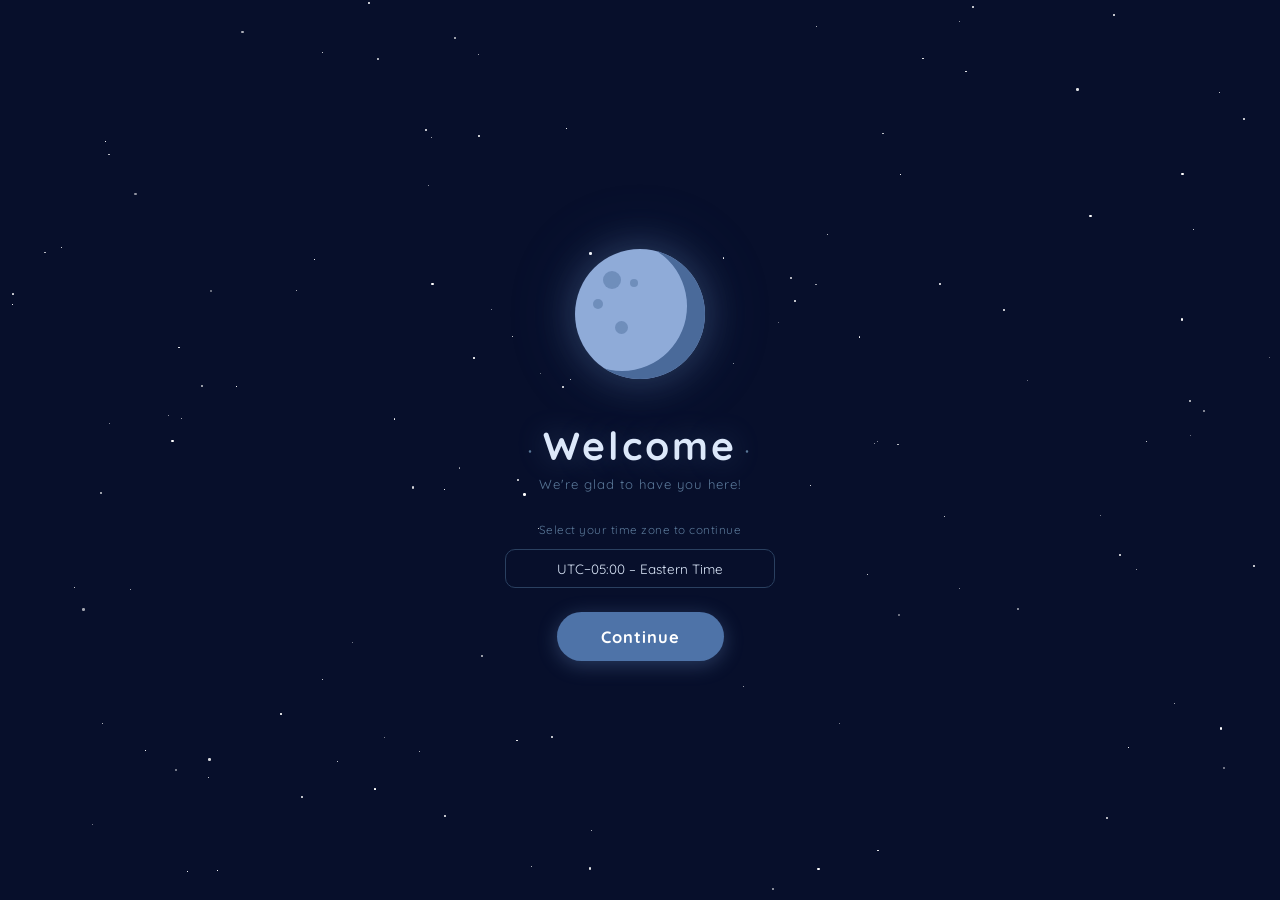
<file: index.html>
<!DOCTYPE html>
<html lang="en">
<head>
  <meta charset="UTF-8">
  <meta name="viewport" content="width=device-width, initial-scale=1.0">
  <title>Crescent</title>
  <link rel="stylesheet" href="crescent_style.css">
</head>
<body>
<!-- ══ STAR BACKGROUND ══ -->
<div id="stars"></div>

<!-- ══ TOAST NOTIFICATION ══ -->
<div id="toast">✓ Saved!</div>

<div id="landscape-lock">Please rotate your device to portrait mode for best experience.</div>

<!-- ═══════════════════════════════════════
     WELCOME SCREEN
═══════════════════════════════════════ -->
<div id="screen-welcome" class="screen active">

  <!-- Crescent Moon Illustration -->
  <div class="moon-wrap">
    <div class="moon-body">
      <!-- Craters -->
      <div class="moon-crater" style="width:18px;height:18px;top:22px;left:28px;"></div>
      <div class="moon-crater" style="width:10px;height:10px;top:50px;left:18px;"></div>
      <div class="moon-crater" style="width:13px;height:13px;top:72px;left:40px;"></div>
      <div class="moon-crater" style="width:8px;height:8px;top:30px;left:55px;"></div>
    </div>
  </div>

  <div class="welcome-title">Welcome</div>
  <div class="welcome-sub">We're glad to have you here!</div>

  <div class="tz-label">Select your time zone to continue</div>
  <select class="tz-select" id="tz-select">
    <option value="-12">UTC−12:00 – Baker Island</option>
    <option value="-11">UTC−11:00 – American Samoa</option>
    <option value="-10">UTC−10:00 – Hawaii</option>
    <option value="-9">UTC−09:00 – Alaska</option>
    <option value="-8">UTC−08:00 – Pacific Time</option>
    <option value="-7">UTC−07:00 – Mountain Time</option>
    <option value="-6">UTC−06:00 – Central Time</option>
    <option value="-5" selected>UTC−05:00 – Eastern Time</option>
    <option value="-4">UTC−04:00 – Atlantic Time</option>
    <option value="-3">UTC−03:00 – Brasília</option>
    <option value="-2">UTC−02:00 – Mid-Atlantic</option>
    <option value="-1">UTC−01:00 – Azores</option>
    <option value="0">UTC+00:00 – London / Dublin</option>
    <option value="1">UTC+01:00 – Paris / Berlin</option>
    <option value="2">UTC+02:00 – Cairo / Kyiv</option>
    <option value="3">UTC+03:00 – Moscow / Riyadh</option>
    <option value="4">UTC+04:00 – Dubai / Baku</option>
    <option value="5">UTC+05:00 – Islamabad</option>
    <option value="5.5">UTC+05:30 – India (IST)</option>
    <option value="6">UTC+06:00 – Dhaka</option>
    <option value="7">UTC+07:00 – Bangkok / Jakarta</option>
    <option value="8">UTC+08:00 – Beijing / Singapore</option>
    <option value="9">UTC+09:00 – Tokyo / Seoul</option>
    <option value="9.5">UTC+09:30 – Adelaide</option>
    <option value="10">UTC+10:00 – Sydney</option>
    <option value="11">UTC+11:00 – Solomon Islands</option>
    <option value="12">UTC+12:00 – Auckland / Fiji</option>
  </select>

  <button class="btn-continue" onclick="enterApp()">Continue</button>
</div>

<!-- ═══════════════════════════════════════
     MAIN CALENDAR SCREEN
═══════════════════════════════════════ -->
<div id="screen-main" class="screen">
  <div class="app-container">

    <!-- TOP BAR: Bell · Moon · Wrench (matching reference) -->
    <div class="topbar">
      <button class="topbar-icon-btn" title="Notifications" onclick="showToast('no notifications rn lmao')">
        <img src="images/bell.png" style= 'width: 45px; height: 15%;'>
      </button>
      <button class="topbar-icon-btn center-logo" title="Crescent">
        <img src="images/moon.png" style= 'width: 60px; height: 50%; padding-right: -5%;'>
      </button>
      <button class="topbar-icon-btn" title="Settings" onclick="showScreen('settings')">
        <img src="images/settings.png" style= 'width: 50px; height: 50%;'>
      </button>
    </div>
    <div class="topbar-divider"></div>

    <!-- LIVE DATE + TIME -->
    <div class="date-display">
      <div class="date-big" id="main-date-big">Loading…</div>
      <div class="date-sub" id="main-date-sub">Fetching your local time…</div>
    </div>

    <!-- CALENDAR CARD -->
    <div class="calendar-card">
      <div class="cal-nav">
        <button class="cal-nav-btn" onclick="changeMonth(-1)">‹</button>
        <span class="cal-month" id="cal-month-label">Month Year</span>
        <button class="cal-nav-btn" onclick="changeMonth(1)">›</button>
      </div>
      <div class="cal-grid" id="cal-grid"></div>
    </div>

    <!-- SCROLLABLE: Special Days + Reminders -->
    <div class="content-scroll" id="content-area">
      <div id="selected-day-banner"></div>

      <div class="section-title">Special Events</div>
      <div id="special-list"></div>

      <div class="section-title">Reminders</div>
      <div id="reminder-list"></div>
    </div>

    <!-- FLOATING ACTION BUTTON -->
    <button class="fab" onclick="openAddModal()" title="Add Reminder">+</button>

  </div>
</div>

<!-- ═══════════════════════════════════════
     SETTINGS SCREEN
═══════════════════════════════════════ -->
<div id="screen-settings" class="screen">
  <div class="settings-container">

    <!-- Header with red X (matching reference) -->
    <div class="settings-header">
      <h2>Settings</h2>
      <button class="close-btn" onclick="showScreen('main')" title="Close">✕</button>
    </div>

    <div class="settings-body">

      <!-- Dyslexic Font toggle -->
      <div class="setting-row">
        <div>
          <div class="setting-label">Dyslexic Font</div>
          <div class="setting-hint">for my dyslexic homies</div>
        </div>
        <button class="toggle" id="toggle-dyslexic" onclick="toggleSetting('dyslexic')"></button>
      </div>

      <!-- Extra Events toggle -->
      <div class="setting-row">
        <div>
          <div class="setting-label">Extra Events<span style="color:var(--muted);font-size:0.8rem">?</span></div>
          <div class="setting-hint">Includes events such as long weekends and moon phases.</div>
        </div>
        <button class="toggle" id="toggle-extra" onclick="toggleSetting('extra')"></button>
      </div>

      <!-- Simple Animations toggle -->
      <div class="setting-row">
        <div>
          <div class="setting-label">Limited Animations</div>
          <div class="setting-hint">Lower motion and simplified transitions.</div>
        </div>
        <button class="toggle" id="toggle-simple-animations" onclick="toggleSetting('simpleAnimations')"></button>
      </div>

      <!-- Long Weekend Country -->
      <div class="setting-row">
        <div>
          <div class="setting-label">Country</div>
          <div class="setting-hint">For better accuracy in events</div>
        </div>
        <select id="country-select" onchange="setLongWeekendCountry(this.value)"></select>
      </div>

      <!-- Text Size SLIDER -->
      <div class="setting-row column">
        <div style="display:flex;justify-content:space-between;width:100%;align-items:center">
          <div class="setting-label">Text Size</div>
          <div id="size-label" style="font-size:0.82rem;color:var(--accent);font-weight:700">Normal</div>
        </div>
        <div class="size-slider-wrap">
          <input
            type="range"
            class="size-slider"
            id="size-slider"
            min="0" max="4" step="1"
            value="2"
            oninput="onSizeSlider(this.value)"
          >
          <div class="size-labels">
            <span>Tiny</span>
            <span>Small</span>
            <span>Normal</span>
            <span>Large</span>
            <span>Huge</span>
          </div>
        </div>
      </div>

      <!-- Themes -->
      <div class="setting-row column">
        <div class="setting-label">Themes</div>
        <div class="theme-swatches">
          <div class="theme-swatch swatch-dark active" id="swatch-dark" onclick="setTheme('dark')" title="Dark Space">
            <span class="check">✓</span>
          </div>
          <div class="theme-swatch swatch-light" id="swatch-light" onclick="setTheme('light')" title="Light">
            <span class="check">✓</span>
          </div>
          <div class="theme-swatch swatch-purple" id="swatch-purple" onclick="setTheme('purple')" title="Deep Purple">
            <span class="check">✓</span>
          </div>
        </div>
      </div>

      <!-- Timezone -->
      <div class="setting-row column">
        <div class="setting-label">Time Zone</div>
        <select class="tz-settings" id="tz-select-settings" onchange="changeTimezone(this.value)"></select>
      </div>

      <!-- Reset -->
      <div class="setting-row setting-danger">
        <div>
          <div class="setting-label">Reset All Data</div>
          <div class="setting-hint">Permanently clears reminders</div>
        </div>
        <button
          class="btn-sm btn-cancel"
          style="font-family:var(--font)"
          onclick="resetData()"
        >Reset</button>
      </div>

      <div class="settings-footer">Crescent v2.0 · Made with 🌙</div>
    </div>
  </div>

  <!-- Hidden horror entry — very faint dot in corner -->
  <button id="horror-trigger" onclick="showScreen('horror')" title="..."></button>
</div>

<!-- ═══════════════════════════════════════
     ADD REMINDER MODAL
═══════════════════════════════════════ -->
<div class="modal-overlay" id="modal-add">
  <div class="modal">
    <h2>➕ New Reminder</h2>
    <label>What do you want to remember?</label>
    <input type="text" id="r-text" placeholder="e.g. Call mom, Doctor's appointment…" maxlength="80">
    <label>Date</label>
    <input type="date" id="r-date">
<label style="display:flex;align-items:center;justify-content:space-between;width:100%;cursor:pointer;white-space: nowrap; font-size: 20px">
  All Day?
  <input style='margin-left:7rem; margin-bottom: 2px; width: 200%; height: 200%;' type="checkbox" id="r-allday" onchange="document.getElementById('r-time').disabled=this.checked;document.getElementById('r-time').style.opacity=this.checked?'0.3':'1'">
</label>
    <input type="time" id="r-time">
    <div class="modal-actions">
      <button class="btn-sm btn-cancel" onclick="closeModal('modal-add')">Cancel</button>
      <button class="btn-sm btn-primary" onclick="addReminder()">Save</button>
    </div>
  </div>
</div>
  <script src="ai ahh code/crescent_app.js"></script>
</body>
</html>
</file>
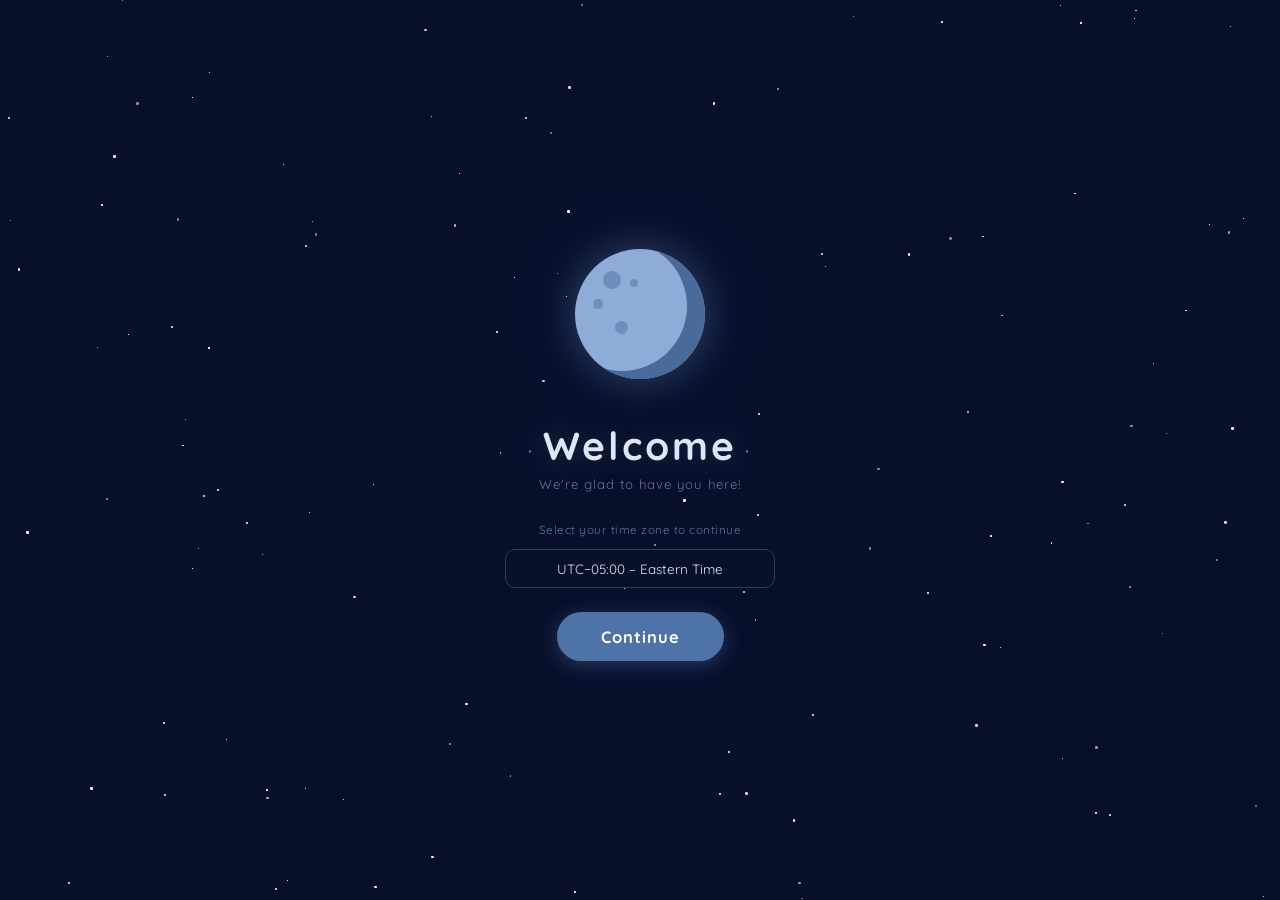
<file: crescent_index.html>
<!DOCTYPE html>
<html lang="en">
<head>
  <meta charset="UTF-8">
  <meta name="viewport" content="width=device-width, initial-scale=1.0">
  <title>Crescent</title>
  <link rel="stylesheet" href="crescent_style.css">
</head>
<body>
<!-- ══ STAR BACKGROUND ══ -->
<div id="stars"></div>

<!-- ══ TOAST NOTIFICATION ══ -->
<div id="toast">✓ Saved!</div>

<!-- ═══════════════════════════════════════
     WELCOME SCREEN
═══════════════════════════════════════ -->
<div id="screen-welcome" class="screen active">

  <!-- Crescent Moon Illustration -->
  <div class="moon-wrap">
    <div class="moon-body">
      <!-- Craters -->
      <div class="moon-crater" style="width:18px;height:18px;top:22px;left:28px;"></div>
      <div class="moon-crater" style="width:10px;height:10px;top:50px;left:18px;"></div>
      <div class="moon-crater" style="width:13px;height:13px;top:72px;left:40px;"></div>
      <div class="moon-crater" style="width:8px;height:8px;top:30px;left:55px;"></div>
    </div>
  </div>

  <div class="welcome-title">Welcome</div>
  <div class="welcome-sub">We're glad to have you here!</div>

  <div class="tz-label">Select your time zone to continue</div>
  <select class="tz-select" id="tz-select">
    <option value="-12">UTC−12:00 – Baker Island</option>
    <option value="-11">UTC−11:00 – American Samoa</option>
    <option value="-10">UTC−10:00 – Hawaii</option>
    <option value="-9">UTC−09:00 – Alaska</option>
    <option value="-8">UTC−08:00 – Pacific Time</option>
    <option value="-7">UTC−07:00 – Mountain Time</option>
    <option value="-6">UTC−06:00 – Central Time</option>
    <option value="-5" selected>UTC−05:00 – Eastern Time</option>
    <option value="-4">UTC−04:00 – Atlantic Time</option>
    <option value="-3">UTC−03:00 – Brasília</option>
    <option value="-2">UTC−02:00 – Mid-Atlantic</option>
    <option value="-1">UTC−01:00 – Azores</option>
    <option value="0">UTC+00:00 – London / Dublin</option>
    <option value="1">UTC+01:00 – Paris / Berlin</option>
    <option value="2">UTC+02:00 – Cairo / Kyiv</option>
    <option value="3">UTC+03:00 – Moscow / Riyadh</option>
    <option value="4">UTC+04:00 – Dubai / Baku</option>
    <option value="5">UTC+05:00 – Islamabad</option>
    <option value="5.5">UTC+05:30 – India (IST)</option>
    <option value="6">UTC+06:00 – Dhaka</option>
    <option value="7">UTC+07:00 – Bangkok / Jakarta</option>
    <option value="8">UTC+08:00 – Beijing / Singapore</option>
    <option value="9">UTC+09:00 – Tokyo / Seoul</option>
    <option value="9.5">UTC+09:30 – Adelaide</option>
    <option value="10">UTC+10:00 – Sydney</option>
    <option value="11">UTC+11:00 – Solomon Islands</option>
    <option value="12">UTC+12:00 – Auckland / Fiji</option>
  </select>

  <button class="btn-continue" onclick="enterApp()">Continue</button>
</div>

<!-- ═══════════════════════════════════════
     MAIN CALENDAR SCREEN
═══════════════════════════════════════ -->
<div id="screen-main" class="screen">
  <div class="app-container">

    <!-- TOP BAR: Bell · Moon · Wrench (matching reference) -->
    <div class="topbar">
      <button class="topbar-icon-btn" title="Notifications" onclick="showToast('no notifications rn lmao')">
        <img src="images/bell.png" style= 'width: 45px; height: 15%;'>
      </button>
      <button class="topbar-icon-btn center-logo" title="Crescent">
        <img src="images/moon.png" style= 'width: 48px; height: 30%; padding-right: 15%;'>
      </button>
      <button class="topbar-icon-btn" title="Settings" onclick="showScreen('settings')">
        <img src="images/settings.png" style= 'width: 50px; height: 50%;'>
      </button>
    </div>
    <div class="topbar-divider"></div>

    <!-- LIVE DATE + TIME -->
    <div class="date-display">
      <div class="date-big" id="main-date-big">Loading…</div>
      <div class="date-sub" id="main-date-sub">Fetching your local time…</div>
    </div>

    <!-- CALENDAR CARD -->
    <div class="calendar-card">
      <div class="cal-nav">
        <button class="cal-nav-btn" onclick="changeMonth(-1)">‹</button>
        <span class="cal-month" id="cal-month-label">Month Year</span>
        <button class="cal-nav-btn" onclick="changeMonth(1)">›</button>
      </div>
      <div class="cal-grid" id="cal-grid"></div>
    </div>

    <!-- SCROLLABLE: Special Days + Reminders -->
    <div class="content-scroll" id="content-area">
      <div id="selected-day-banner"></div>

      <div class="section-title">Special Events</div>
      <div id="special-list"></div>

      <div class="section-title">Reminders</div>
      <div id="reminder-list"></div>
    </div>

    <!-- FLOATING ACTION BUTTON -->
    <button class="fab" onclick="openAddModal()" title="Add Reminder">+</button>

  </div>
</div>

<!-- ═══════════════════════════════════════
     SETTINGS SCREEN
═══════════════════════════════════════ -->
<div id="screen-settings" class="screen">
  <div class="settings-container">

    <!-- Header with red X (matching reference) -->
    <div class="settings-header">
      <h2>Settings</h2>
      <button class="close-btn" onclick="showScreen('main')" title="Close">✕</button>
    </div>

    <div class="settings-body">

      <!-- Dyslexic Font toggle -->
      <div class="setting-row">
        <div>
          <div class="setting-label">Dyslexic Font</div>
          <div class="setting-hint">Easier-to-read typeface</div>
        </div>
        <button class="toggle" id="toggle-dyslexic" onclick="toggleSetting('dyslexic')"></button>
      </div>

      <!-- Extra Events toggle -->
      <div class="setting-row">
        <div>
          <div class="setting-label">Extra Events <span style="color:var(--muted);font-size:0.8rem">?</span></div>
          <div class="setting-hint">Show moon phases &amp; astronomy days</div>
        </div>
        <button class="toggle" id="toggle-extra" onclick="toggleSetting('extra')"></button>
      </div>

      <!-- Text Size SLIDER -->
      <div class="setting-row column">
        <div style="display:flex;justify-content:space-between;width:100%;align-items:center">
          <div class="setting-label">Text Size</div>
          <div id="size-label" style="font-size:0.82rem;color:var(--accent);font-weight:700">Normal</div>
        </div>
        <div class="size-slider-wrap">
          <input
            type="range"
            class="size-slider"
            id="size-slider"
            min="0" max="4" step="1"
            value="2"
            oninput="onSizeSlider(this.value)"
          >
          <div class="size-labels">
            <span>Tiny</span>
            <span>Small</span>
            <span>Normal</span>
            <span>Large</span>
            <span>Huge</span>
          </div>
        </div>
      </div>

      <!-- Themes -->
      <div class="setting-row column">
        <div class="setting-label">Themes</div>
        <div class="theme-swatches">
          <div class="theme-swatch swatch-dark active" id="swatch-dark" onclick="setTheme('dark')" title="Dark Space">
            <span class="check">✓</span>
          </div>
          <div class="theme-swatch swatch-light" id="swatch-light" onclick="setTheme('light')" title="Light">
            <span class="check">✓</span>
          </div>
          <div class="theme-swatch swatch-purple" id="swatch-purple" onclick="setTheme('purple')" title="Deep Purple">
            <span class="check">✓</span>
          </div>
        </div>
      </div>

      <!-- Timezone -->
      <div class="setting-row column">
        <div class="setting-label">Time Zone</div>
        <select class="tz-settings" id="tz-select-settings" onchange="changeTimezone(this.value)"></select>
      </div>

      <!-- Reset -->
      <div class="setting-row setting-danger">
        <div>
          <div class="setting-label">Reset All Data</div>
          <div class="setting-hint">Permanently clears reminders</div>
        </div>
        <button
          class="btn-sm btn-cancel"
          style="font-family:var(--font)"
          onclick="resetData()"
        >Reset</button>
      </div>

      <div class="settings-footer">Crescent v2.0 · Made with 🌙</div>
    </div>
  </div>

  <!-- Hidden horror entry — very faint dot in corner -->
  <button id="horror-trigger" onclick="showScreen('horror')" title="..."></button>
</div>

<!-- ═══════════════════════════════════════
     ADD REMINDER MODAL
═══════════════════════════════════════ -->
<div class="modal-overlay" id="modal-add">
  <div class="modal">
    <h2>➕ New Reminder</h2>
    <label>What do you want to remember?</label>
    <input type="text" id="r-text" placeholder="e.g. Call mom, Doctor's appointment…" maxlength="80">
    <label>Date</label>
    <input type="date" id="r-date">
<label style="display:flex;align-items:center;justify-content:space-between;width:100%;cursor:pointer;white-space: nowrap; font-size: 20px">
  All Day?
  <input style='margin-left:7rem; margin-bottom: 2px; width: 200%; height: 200%;' type="checkbox" id="r-allday" onchange="document.getElementById('r-time').disabled=this.checked;document.getElementById('r-time').style.opacity=this.checked?'0.3':'1'">
</label>
    <input type="time" id="r-time">
    <div class="modal-actions">
      <button class="btn-sm btn-cancel" onclick="closeModal('modal-add')">Cancel</button>
      <button class="btn-sm btn-primary" onclick="addReminder()">Save</button>
    </div>
  </div>
</div>
  <script src="ai ahh code/crescent_app.js"></script>
</body>
</html>
</file>
<file: crescent_style.css>
/* ═══════════════════════════════════════════
   CRESCENT — style.css
   Space-dark theme matching reference design
═══════════════════════════════════════════ */

@import url('https://fonts.googleapis.com/css2?family=Quicksand:wght@400;500;600;700&family=Creepster&family=Special+Elite&display=swap');

/* ── VARIABLES ── */
:root {
  --bg:        #070F2B;
  --bg2:       #111c2b;
  --panel:     #070F2B;
  --panel2:    #1C2A5C;
  --panel3:    #060e2a;
  --border:    #2a4060;
  --accent:    #6e93c8;
  --accent2:   #4e73a8;
  --accent-glow: #6e93c855;
  --moon:      #8fabd8;
  --moon-shadow: #4a6a9a;
  --text:      #dce8fa;
  --text2:     #a0bada;
  --muted:     #5a7898;
  --red:       #d95555;
  --green:     #4caf7d;
  --special:   #a06ee0;
  --special2:  #7b4db8;
  --sunday:    #c96060;
  --radius:    16px;
  --radius-sm: 10px;
  --font:      'Quicksand', sans-serif;
  --base-size: 14px;
}
/* ── LIGHT THEME ── */
body.theme-light {
  --bg:        #d8e4f0;
  --bg2:       #ccd8e8;
  --panel:     #becde0;
  --panel2:    #aebdd0;
  --panel3:    #9eadc0;
  --border:    #8090aa;
  --accent:    #3a5f95;
  --accent2:   #2a4f85;
  --accent-glow: #3a5f9533;
  --moon:      #4a6a9a;
  --moon-shadow:#2a4a7a;
  --text:      #0e1e30;
  --text2:     #2a3e58;
  --muted:     #4a6080;
  --red:       #c0392b;
  --special:   #7b2da8;
  --special2:  #5b1d88;
}

/* ── PURPLE THEME ── */
body.theme-purple {
  --bg:        #100920;
  --bg2:       #160d2a;
  --panel:     #1f1040;
  --panel2:    #291550;
  --panel3:    #331a60;
  --border:    #4a2880;
  --accent:    #b080f0;
  --accent2:   #8a50d0;
  --accent-glow: #b080f055;
  --moon:      #d0a0ff;
  --moon-shadow:#7040c0;
  --text:      #f0e4ff;
  --text2:     #c8a8f8;
  --muted:     #8060b0;
  --special:   #e060d0;
  --special2:  #b040a0;
}

/* ── RESET & BASE ── */
*, *::before, *::after { box-sizing: border-box; margin: 0; padding: 0; }

html { font-size: var(--base-size); }

body {
  background: var(--bg);
  color: var(--text);
  font-family: var(--font);
  font-size: 1rem;
  min-height: 100vh;
  overflow: hidden;
  transition: background 0.4s, color 0.4s;
  cursor: default;
}

/* ── FONT SIZE CLASSES ── */
html.size-xs  { --base-size: 11px; }
html.size-sm  { --base-size: 13px; }
html.size-md  { --base-size: 15px; }
html.size-lg  { --base-size: 17px; }
html.size-xl  { --base-size: 20px; }

/* ── DYSLEXIC ── */
body.dyslexic { font-family: 'Comic Sans MS', 'Chalkboard SE', cursive !important; letter-spacing: 0.4px; }

/* ────────────────────────────────────────
   STARS
──────────────────────────────────────── */
#stars {
  position: fixed; inset: 0;
  pointer-events: none; z-index: 0;
  overflow: hidden;
}
.star {
  position: absolute;
  background: #fff;
  border-radius: 50%;
  animation: twinkle var(--d, 3s) ease-in-out infinite alternate;
}
body.theme-light.star { background: #3a5f95; opacity: 0.25; box-shadow: none; }
@keyframes twinkle {
  from { opacity: 0.5;  transform: scale(0.8); }
  to   { opacity: 1;    transform: scale(1.4); box-shadow: 0 0 6px 2px rgba(180,210,255,0.9); }
}

/* ────────────────────────────────────────
   SCREEN SYSTEM
──────────────────────────────────────── */
.screen {
  position: fixed; inset: 0;
  display: flex; flex-direction: column;
  align-items: center; justify-content: center;
  z-index: 10; padding: 20px;
  opacity: 0; pointer-events: none;
  transition: opacity 0.45s ease;
}
.screen.active { opacity: 1; pointer-events: all; }

/* ────────────────────────────────────────
   WELCOME SCREEN
──────────────────────────────────────── */
#screen-welcome {
  background: transparent;
  gap: 6px;
}

/* Moon SVG illustration */
.moon-wrap {
  position: relative;
  width: 160px; height: 160px;
  margin-bottom: 16px;
}
.moon-body {
  width: 130px; height: 130px;
  background: var(--moon);
  border-radius: 50%;
  position: absolute;
  top: 10px; left: 15px;
  box-shadow:
    inset -18px -8px 0 var(--moon-shadow),
    0 0 40px var(--accent-glow),
    0 0 80px #6e93c822;
  animation: moon-float 4s ease-in-out infinite;
}
.moon-crater {
  position: absolute;
  background: var(--moon-shadow);
  border-radius: 50%;
  opacity: 0.45;
}
@keyframes moon-float {
  0%,100% { transform: translateY(0) rotate(-2deg); }
  50%     { transform: translateY(-10px) rotate(2deg); }
}

.welcome-title {
  font-size: 2.6rem; font-weight: 700;
  color: var(--text);
  letter-spacing: 3px;
  text-shadow: 0 0 30px var(--accent-glow);
  /* dotted border style from reference */
  position: relative;
}
.welcome-title::before,
.welcome-title::after {
  content: '·';
  color: var(--muted);
  font-size: 1.2rem;
  vertical-align: middle;
  margin: 0 8px;
}

.welcome-sub {
  color: var(--muted);
  font-size: 0.88rem;
  margin-bottom: 24px;
  letter-spacing: 1px;
}

.tz-label {
  font-size: 0.78rem;
  color: var(--muted);
  margin-bottom: 6px;
  letter-spacing: 0.5px;
}

.tz-select {
  background: var(--panel);
  border: 1.5px solid var(--border);
  color: var(--text);
  border-radius: var(--radius-sm);
  padding: 10px 18px;
  font-size: 0.9rem;
  font-family: var(--font);
  width: 270px;
  margin-bottom: 18px;
  outline: none;
  cursor: pointer;
  appearance: none;
  text-align: center;
  transition: border-color 0.2s;
}
.tz-select:focus { border-color: var(--accent); }

/* Continue button — rounded pill from reference */
.btn-continue {
  background: var(--accent2);
  color: #fff;
  border: none;
  border-radius: 50px;
  padding: 14px 44px;
  font-size: 1.1rem;
  font-family: var(--font);
  font-weight: 700;
  cursor: pointer;
  letter-spacing: 1px;
  transition: all 0.2s;
  box-shadow: 0 4px 20px var(--accent-glow);
}
.btn-continue:hover {
  background: var(--accent);
  transform: translateY(-2px);
  box-shadow: 0 8px 28px var(--accent-glow);
}
.btn-continue:active { transform: translateY(0); }

/* ────────────────────────────────────────
   MAIN APP
──────────────────────────────────────── */
#screen-main {
  padding: 0;
  flex-direction: row;
  justify-content: center;
  align-items: stretch;
}

.app-container {
  width: 100%;
  max-width: 420px;
  height: 100vh;
  display: flex;
  flex-direction: column;
  position: relative;
  overflow: hidden;
  background: var(--bg);
}

#landscape-lock {
  display: none;
  position: fixed;
  inset: 0;
  z-index: 9999;
  background: rgba(0,0,0,0.9);
  color: #fff;
  font-size: 1.1rem;
  font-weight: 600;
  text-align: center;
  align-items: center;
  justify-content: center;
  padding: 24px;
  line-height: 1.4;
  pointer-events: none;
}

@media screen and (orientation: landscape) and (max-width: 900px) {
  #landscape-lock { display: flex; pointer-events: all; }
  body > *:not(#landscape-lock) { display: none !important; }
  #stars, #toast, .screen { display: none !important; }
}

/* ── TOP BAR ── */
.topbar {
  display: flex;
  justify-content: space-between;
  align-items: center;
  padding: 12px 18px 10px;
  background: var(--panel);
  border-bottom: 1px solid var(--border);
  position: relative; z-index: 20;
  gap: 10px;
}

.topbar-icons {
  display: flex;
  gap: 18px;
  align-items: center;
  flex: 1;
  justify-content: center;
}

/* Bell, Moon logo, Wrench — matching reference icons row */
.topbar-icon-btn {
  background: none; border: none;
  color: var(--text2); font-size: 1.3rem;
  cursor: pointer; padding: 4px;
  transition: all 0.2s; border-radius: 8px;
  display: flex; align-items: center;
}
.topbar-icon-btn:hover { color: var(--accent); transform: scale(1.05); }
.topbar-icon-btn.center-logo {
  font-size: 1.6rem; color: var(--moon);
  filter: drop-shadow(0 0 8px var(--accent-glow));
}

.topbar-divider {
  height: 1px;
  background: var(--border);
  margin: 0 18px;
}

/* ── DATE DISPLAY ── */
.date-display {
  background: var(--panel);
  padding: 10px 18px 8px;
  text-align: center;
  border-bottom: 1px solid var(--border);
}
.date-big { font-size: 1.15rem; font-weight: 700; color: var(--accent); }
.date-sub { font-size: 0.75rem; color: var(--muted); margin-top: 2px; }

/* ── CALENDAR CARD ── */
.calendar-card {
  margin: 10px 12px 0;
  background: var(--panel2);
  border-radius: var(--radius);
  border: 1px solid var(--border);
  padding: 12px 10px;
  box-shadow: 0 4px 24px #00000044;
}

.cal-nav {
  display: flex;
  justify-content: space-between;
  align-items: center;
  margin-bottom: 10px;
  padding: 0 4px;
}
.cal-nav-btn {
  background: var(--panel3); border: none;
  color: var(--text); border-radius: 8px;
  width: 28px; height: 28px;
  font-size: 0.95rem; cursor: pointer;
  transition: background 0.2s;
  display: flex; align-items: center; justify-content: center;
}
.cal-nav-btn:hover { background: var(--accent2); }
.cal-month { font-size: 1rem; font-weight: 700; color: var(--text); }

.cal-grid {
  display: grid;
  grid-template-columns: repeat(7, 1fr);
  gap: 2px;
}
.cal-header {
  text-align: center;
  font-size: 0.7rem; font-weight: 700;
  padding: 3px 0; color: var(--muted);
}
.cal-header.weekend { color: var(--sunday); }

.cal-day {
  text-align: center;
  padding: 5px 2px;
  border-radius: 8px;
  font-size: 0.8rem;
  cursor: pointer;
  transition: all 0.12s;
  color: var(--text);
  min-height: 30px;
  display: flex; flex-direction: column;
  align-items: center; justify-content: center;
  position: relative;
  will-change: transform, box-shadow;
  animation: bounceIn 0.45s cubic-bezier(.22,.61,.36,1) both;
}
.cal-day:hover:not(.empty) { background: var(--panel3); transform: translateY(-1px) scale(1.03); }
.cal-day.has-special { animation: bounceIn 0.5s ease both; }
.cal-day.today, .cal-day.selected { animation: pulse 1.25s ease-in-out infinite; }

.cal-day.today {
  background: var(--accent2);
  color: #fff;
  font-weight: 700;
  box-shadow: 0 2px 10px var(--accent-glow);
}
.cal-day.selected {
  outline: 2px solid var(--accent);
  outline-offset: -1px;
}
.cal-day.empty { cursor: default; pointer-events: none; }
.cal-day.other-month { color: var(--muted); opacity: 0.35; }
.cal-day.weekend-col { color: #d07070; }
.cal-day.today.weekend-col { color: #fff; }

/* Dot indicators */
.cal-day::after {
  content: '';
  position: absolute; bottom: 2px; left: 50%;
  transform: translateX(-50%);
  width: 0; height: 0;
  border-radius: 50%;
  transition: all 0.2s;
}
.cal-day.has-reminder::after {
  width: 4px; height: 4px;
  background: var(--accent);
}
.cal-day.has-special::after {
  width: 4px; height: 4px;
  background: var(--special);
}
.cal-day.has-reminder.has-special::after {
  background: linear-gradient(var(--accent), var(--special));
}

@keyframes bounceIn {
  0% { transform: scale(0.76); opacity: 0; }
  60% { transform: scale(1.02); opacity: 1; }
  100% { transform: scale(1); opacity: 1; }
}

@keyframes pulse {
  0%,100% { box-shadow: 0 0 0 rgba(255,255,255,0.15); }
  50% { box-shadow: 0 0 18px rgba(110,147,200,0.45); }
}

body.simple-animations .cal-day,
body.simple-animations .cal-day.has-special,
body.simple-animations .special-item,
body.simple-animations .fab,
body.simple-animations .settings-container {
  animation: none !important;
}

body.simple-animations .cal-day:hover:not(.empty) {
  transform: none !important;
}

body.simple-animations .cal-day,
body.simple-animations .cal-day.today,
body.simple-animations .cal-day.selected,
body.simple-animations .special-item {
  transition: background 0.2s, box-shadow 0.2s, transform 0.2s;
}

/* ── SCROLL CONTENT ── */
.content-scroll {
  flex: 1; overflow-y: auto;
  padding: 10px 14px 80px;
  scrollbar-width: thin;
  scrollbar-color: var(--border) transparent;
}
.content-scroll::-webkit-scrollbar { width: 4px; }
.content-scroll::-webkit-scrollbar-track { background: transparent; }
.content-scroll::-webkit-scrollbar-thumb { background: var(--border); border-radius: 4px; }

.section-title {
  font-size: 0.68rem; font-weight: 700;
  color: var(--muted); text-transform: uppercase;
  letter-spacing: 1.5px; margin: 12px 0 6px;
}

/* Selected day banner */
.day-banner {
  background: var(--panel);
  border-radius: var(--radius-sm);
  padding: 8px 14px;
  margin-bottom: 8px;
  font-size: 0.85rem;
  color: var(--accent);
  font-weight: 700;
  text-align: center;
  border: 1px solid var(--border);
}

/* Special day item */
.special-item {
  background: var(--panel);
  border-radius: var(--radius-sm);
  padding: 9px 12px;
  margin-bottom: 7px;
  display: flex; align-items: center; gap: 10px;
  border-left: 3px solid var(--special2);
  animation: bounceIn 0.4s cubic-bezier(.22,.61,.36,1) both;
  transform-origin: center;
}
.special-item .si-emoji { font-size: 1.15rem; }
.special-item:hover { transform: scale(1.01); box-shadow: 0 4px 16px rgba(0,0,0,0.25); }
.special-item .si-name { font-size: 0.88rem; font-weight: 600; color: var(--text); }
.special-item .si-date { font-size: 0.7rem; color: var(--muted); }

/* Reminder item */
.reminder-item {
  background: var(--panel);
  border-radius: var(--radius-sm);
  padding: 9px 12px;
  margin-bottom: 7px;
  display: flex; align-items: flex-start; gap: 10px;
  border-left: 3px solid var(--accent2);
  transition: background 0.15s;
}
.reminder-item:hover { background: var(--panel2); }
.ri-dot {
  width: 7px; height: 7px;
  border-radius: 50%; background: var(--accent);
  flex-shrink: 0; margin-top: 5px;
}
.ri-body { flex: 1; }
.ri-text { font-size: 0.88rem; color: var(--text); }
.ri-date { font-size: 0.7rem; color: var(--muted); margin-top: 2px; }
.ri-del {
  background: none; border: none;
  color: var(--muted); cursor: pointer;
  font-size: 0.9rem; padding: 2px 5px;
  border-radius: 6px; transition: all 0.15s;
  flex-shrink: 0;
}
.ri-del:hover { background: var(--red); color: #fff; }

.no-items {
  color: var(--muted); font-size: 0.82rem;
  text-align: center; padding: 10px 0;
  font-style: italic;
}

/* ── FAB ── */
.fab {
  position: absolute; bottom: 22px; right: 18px;
  width: 52px; height: 52px; border-radius: 50%;
  background: var(--special2); border: none; color: #fff;
  font-size: 1.5rem; cursor: pointer; z-index: 30;
  box-shadow: 0 4px 18px #a06ee055;
  transition: all 0.2s;
  display: flex; align-items: center; justify-content: center;
}
.fab:hover { transform: scale(1.1) rotate(90deg); background: var(--accent2); box-shadow: 0 6px 24px var(--accent-glow); }

/* ────────────────────────────────────────
   SETTINGS SCREEN
──────────────────────────────────────── */
#screen-settings {
  padding: 0;
  flex-direction: row;
  justify-content: center;
  align-items: stretch;
  background: var(--bg);
}

.settings-container {
  width: 100%; max-width: 420px; height: 100vh;
  display: flex; flex-direction: column;
  background: var(--bg);
  animation: settingsAppear 0.45s cubic-bezier(.22,.61,.36,1); 
}

#screen-settings.active .settings-container {
  animation: settingsAppear 0.45s cubic-bezier(.22,.61,.36,1); 
}

.settings-container.simplified {
  animation: none;
}

@keyframes settingsAppear {
  0% { transform: translateY(12px) scale(0.98); opacity: 0; }
  60% { transform: translateY(-6px) scale(1.02); opacity: 1; }
  100% { transform: translateY(0) scale(1); opacity: 1; }
}

.settings-header {
  display: flex; justify-content: space-between; align-items: center;
  padding: 18px 20px 14px;
  background: var(--panel);
  border-bottom: 1px solid var(--border);
}
.settings-header h2 {
  font-size: 1.35rem; font-weight: 700;
  color: var(--text); letter-spacing: 1px;
}

/* Red X close button — from reference */
.close-btn {
  width: 32px; height: 32px; border-radius: 50%;
  background: var(--red); border: none; color: #fff;
  font-size: 1rem; cursor: pointer;
  display: flex; align-items: center; justify-content: center;
  font-weight: 700; transition: transform 0.2s, background 0.2s;
  box-shadow: 0 2px 10px #d9555544;
}
.close-btn:hover { transform: scale(1.12); background: #ff4444; }

.settings-body {
  flex: 1; overflow-y: auto;
  padding: 0 0 30px;
}

.setting-row {
  display: flex; justify-content: space-between; align-items: center;
  padding: 15px 20px;
  border-bottom: 1px solid var(--border);
}
.setting-row.column {
  flex-direction: column; align-items: flex-start; gap: 12px;
}
.setting-label { font-size: 1rem; font-weight: 700; color: var(--text); }
.setting-hint  { font-size: 0.72rem; color: var(--muted); margin-top: 2px; }

/* Toggle — matching reference style */
.toggle {
  width: 50px; height: 26px;
  background: var(--panel3); border-radius: 13px;
  position: relative; cursor: pointer;
  border: 1.5px solid var(--border);
  transition: background 0.3s, border-color 0.3s;
  flex-shrink: 0;
}
.toggle.on { background: var(--accent2); border-color: var(--accent); }
.toggle::after {
  content: '';
  position: absolute;
  width: 20px; height: 20px;
  background: #fff; border-radius: 50%;
  top: 1px; left: 2px;
  transition: left 0.25s;
  box-shadow: 0 1px 4px #0005;
}
.toggle.on::after { left: 24px; }

/* Text size slider */
.size-slider-wrap { width: 100%; }
.size-slider {
  -webkit-appearance: none; appearance: none;
  width: 100%; height: 6px;
  background: var(--panel3);
  border-radius: 3px; outline: none;
  border: 1px solid var(--border);
  margin: 6px 0 4px;
  cursor: pointer;
}
.size-slider::-webkit-slider-thumb {
  -webkit-appearance: none; appearance: none;
  width: 20px; height: 20px; border-radius: 50%;
  background: var(--accent2);
  box-shadow: 0 0 8px var(--accent-glow);
  border: 2px solid var(--accent);
  cursor: pointer; transition: transform 0.15s;
}
.size-slider::-webkit-slider-thumb:hover { transform: scale(1.2); }
.size-slider::-moz-range-thumb {
  width: 20px; height: 20px; border-radius: 50%;
  background: var(--accent2); border: 2px solid var(--accent);
  cursor: pointer;
}
.size-labels {
  display: flex; justify-content: space-between;
  font-size: 0.7rem; color: var(--muted);
  padding: 0 2px;
}

/* Theme swatches — reference shows checkmark boxes */
.theme-swatches { display: flex; gap: 14px; }
.theme-swatch {
  width: 52px; height: 52px; border-radius: 10px;
  cursor: pointer; border: 2.5px solid transparent;
  transition: all 0.2s; position: relative; overflow: hidden;
}
.theme-swatch.active { border-color: var(--accent); }
.theme-swatch .check {
  position: absolute; bottom: 2px; right: 4px;
  font-size: 1.1rem; display: none; color: var(--green);
  font-weight: 700; text-shadow: 0 1px 3px #000a;
}
.theme-swatch.active .check { display: block; }
.swatch-dark   { background: linear-gradient(135deg, #0d1520 50%, #1c2e44 50%); }
.swatch-light  { background: linear-gradient(135deg, #d8e4f0 50%, #9eadc0 50%); }
.swatch-purple { background: linear-gradient(135deg, #100920 50%, #291550 50%); }

/* Danger zone */
.setting-danger .setting-label { color: var(--red); }

/* TZ settings select */
.tz-settings {
  width: 100%;
  background: var(--panel2);
  border: 1.5px solid var(--border);
  color: var(--text); border-radius: var(--radius-sm);
  padding: 9px 14px; font-family: var(--font);
  font-size: 0.9rem; outline: none; cursor: pointer;
  margin-bottom: 0;
  transition: border-color 0.2s;
}
.tz-settings:focus { border-color: var(--accent); }

/* Footer */
.settings-footer {
  padding: 20px; text-align: center;
  color: var(--muted); font-size: 0.7rem; opacity: 0.5;
}

/* Secret horror button */
#horror-trigger {
  position: absolute; bottom: 16px; right: 16px;
  width: 22px; height: 22px; opacity: 0.04;
  border: none; background: #fff;
  border-radius: 50%; cursor: pointer; z-index: 50;
}
#horror-trigger:hover { opacity: 0.1; }

/* ────────────────────────────────────────
   MODAL
──────────────────────────────────────── */
.modal-overlay {
  position: fixed; inset: 0;
  background: #00000099; z-index: 100;
  display: flex; align-items: center; justify-content: center;
  opacity: 0; pointer-events: none; transition: opacity 0.3s;
}
.modal-overlay.open { opacity: 1; pointer-events: all; }

.modal {
  background: var(--panel);
  border-radius: var(--radius);
  padding: 22px 24px;
  width: 320px; max-width: 94vw;
  border: 1px solid var(--border);
  box-shadow: 0 20px 60px #00000077;
  transform: translateY(24px); transition: transform 0.3s;
}
.modal-overlay.open .modal { transform: translateY(0); }
.modal h2 { font-size: 1.15rem; margin-bottom: 16px; color: var(--text); }
.modal label { font-size: 0.75rem; color: var(--muted); display: block; margin-bottom: 4px; }
.modal input, .modal select {
  width: 100%; background: var(--panel2);
  border: 1.5px solid var(--border); color: var(--text);
  border-radius: var(--radius-sm); padding: 9px 12px;
  font-size: 0.9rem; font-family: var(--font);
  margin-bottom: 12px; outline: none;
  transition: border-color 0.2s;
}
.modal input:focus, .modal select:focus { border-color: var(--accent); }
.modal-actions { display: flex; gap: 10px; justify-content: flex-end; }
.btn-sm {
  padding: 9px 20px; font-size: 0.88rem;
  border-radius: 10px; border: none;
  font-family: var(--font); font-weight: 700; cursor: pointer;
  transition: all 0.2s;
}
.btn-primary { background: var(--accent2); color: #fff; }
.btn-primary:hover { background: var(--accent); }
.btn-cancel { background: var(--panel2); color: var(--muted); }
.btn-cancel:hover { background: var(--panel3); color: var(--text); }

/* ────────────────────────────────────────
   TOAST
──────────────────────────────────────── */
#toast {
  position: fixed; bottom: 88px; left: 50%;
  transform: translateX(-50%) translateY(18px);
  background: var(--panel2); color: var(--text);
  padding: 9px 20px; border-radius: 12px;
  font-size: 0.85rem; z-index: 200;
  opacity: 0; pointer-events: none;
  transition: all 0.3s; white-space: nowrap;
  border: 1px solid var(--border);
  box-shadow: 0 4px 20px #00000055;
}
#toast.show { opacity: 1; transform: translateX(-50%) translateY(0); }

/* ────────────────────────────────────────
   HORROR SCREEN
──────────────────────────────────────── */
#screen-horror {
  background: #000;
  z-index: 200;
  padding: 0;
  justify-content: center;
}

/* Atmospheric fog */
.horror-fog {
  position: absolute; inset: 0;
  background:
    radial-gradient(ellipse 60% 40% at 20% 30%, #1a000855 0%, transparent 60%),
    radial-gradient(ellipse 50% 60% at 80% 70%, #0a001555 0%, transparent 50%);
  pointer-events: none; z-index: 1;
  animation: fog-drift 8s ease-in-out infinite alternate;
}
@keyframes fog-drift {
  from { transform: translateX(-3%) translateY(-2%); }
  to   { transform: translateX(3%) translateY(2%); }
}

/* Dripping blood effect at top */
.drips {
  position: absolute; top: 0; left: 0; right: 0;
  height: 60px; z-index: 3; pointer-events: none;
  display: flex; gap: 0;
}
.drip {
  flex: 1;
  background: linear-gradient(to bottom, #8b0000, transparent);
  transform-origin: top;
  animation: drip-anim var(--drip-d, 4s) ease-in-out var(--drip-delay, 0s) infinite alternate;
  border-radius: 0 0 50% 50%;
  opacity: 0.7;
}
@keyframes drip-anim {
  from { transform: scaleY(0.3); }
  to   { transform: scaleY(1); }
}

/* Horror menu */
.horror-menu {
  position: relative; z-index: 10;
  display: flex; flex-direction: column;
  align-items: center; justify-content: center;
  text-align: center; padding: 30px;
  width: 100%; height: 100%;
}

.horror-title {
  font-family: var(--font-horror);
  font-size: 4rem; color: #8b0000;
  text-shadow:
    0 0 10px #ff0000aa,
    0 0 30px #ff000055,
    0 0 60px #ff000022;
  animation: flicker 5s ease-in-out infinite;
  letter-spacing: 4px;
  margin-bottom: 6px;
}
.horror-sub {
  font-family: var(--font-horror2);
  color: #550000; font-size: 1rem;
  margin-bottom: 10px;
  letter-spacing: 3px;
  animation: ghost-words 6s ease-in-out infinite;
}
.horror-whisper {
  color: #330000; font-size: 0.75rem;
  font-family: var(--font-horror2);
  letter-spacing: 2px; margin-bottom: 34px;
  opacity: 0.7;
  animation: flicker 3s ease-in-out infinite 1s;
}

@keyframes flicker {
  0%,100%{ opacity: 1; }
  88%{ opacity: 1; } 89%{ opacity: 0.1; } 90%{ opacity: 1; }
  95%{ opacity: 1; } 96%{ opacity: 0.3; } 97%{ opacity: 1; }
}
@keyframes ghost-words {
  0%,100%{ opacity: 0.7; transform: translateY(0); }
  50%{ opacity: 1; transform: translateY(-3px); }
}

.horror-enter-btn {
  background: transparent;
  border: 1.5px solid #6b0000;
  color: #cc1100;
  font-family: var(--font-horror);
  font-size: 1.4rem;
  padding: 13px 32px;
  border-radius: 6px; cursor: pointer;
  transition: all 0.3s; margin: 7px;
  text-shadow: 0 0 8px #ff000055;
  letter-spacing: 2px;
}
.horror-enter-btn:hover {
  background: #4a0000;
  color: #fff;
  box-shadow: 0 0 30px #ff000044;
  border-color: #880000;
}
.horror-back-btn {
  font-family: var(--font-horror2);
  font-size: 0.85rem; color: #2a0000;
  border-color: #2a0000;
  padding: 8px 20px;
}

.horror-escape {
  position: absolute; top: 14px; right: 14px;
  background: none; border: 1px solid #2a0000;
  color: #330000; font-size: 0.68rem; padding: 5px 12px;
  border-radius: 6px; cursor: pointer;
  font-family: var(--font); opacity: 0.4;
  z-index: 20; transition: opacity 0.2s;
}
.horror-escape:hover { opacity: 0.9; color: #880000; border-color: #880000; }

/* ────────────────────────────────────────
   HORROR GAME AREA
──────────────────────────────────────── */
#game-area {
  position: absolute; inset: 0;
  display: none;
  overflow: hidden;
  background: radial-gradient(ellipse at center, #0d0005 0%, #000 80%);
}

/* Maze walls */
#maze-layer {
  position: absolute; inset: 0;
  pointer-events: none; z-index: 2;
}

#game-player {
  position: absolute;
  width: 18px; height: 18px;
  background: radial-gradient(circle at 40% 40%, #88ffcc, #00cc66);
  border-radius: 50%;
  box-shadow: 0 0 12px #00ff88, 0 0 24px #00ff8866;
  z-index: 15; transition: box-shadow 0.1s;
}
#game-player.hit {
  box-shadow: 0 0 20px #ff0000, 0 0 40px #ff000066;
  background: radial-gradient(circle at 40% 40%, #ff8888, #ff0000);
}

.ghost-enemy {
  position: absolute; font-size: 1.6rem;
  z-index: 10; pointer-events: none;
  filter: drop-shadow(0 0 10px #ff000099);
  transition: none;
}

.candle-pickup {
  position: absolute; font-size: 1.3rem;
  z-index: 10; pointer-events: none;
  filter: drop-shadow(0 0 8px #ffaa0099);
  animation: candle-flicker 0.8s ease-in-out infinite alternate;
}
@keyframes candle-flicker {
  from { filter: drop-shadow(0 0 6px #ffaa0088); opacity: 0.9; }
  to   { filter: drop-shadow(0 0 14px #ffdd0099); opacity: 1; }
}

.jumpscare-overlay {
  position: absolute; inset: 0;
  background: #ff0000;
  z-index: 100; pointer-events: none;
  opacity: 0; transition: opacity 0.05s;
  display: flex; align-items: center; justify-content: center;
  font-size: 8rem;
}

/* Game HUD */
#game-hud {
  position: absolute; top: 0; left: 0; right: 0;
  padding: 10px 14px;
  display: flex; justify-content: space-between; align-items: center;
  z-index: 20; pointer-events: none;
  background: linear-gradient(to bottom, #000000cc, transparent);
}
#game-hp, #game-score {
  font-family: var(--font-horror);
  font-size: 1.15rem; color: #cc0000;
  text-shadow: 0 0 8px #ff000055;
}
#game-hp { letter-spacing: 2px; }

#game-msg {
  position: absolute; bottom: 70px; left: 50%;
  transform: translateX(-50%);
  color: #6b0000; font-family: var(--font-horror2);
  font-size: 0.88rem; text-align: center;
  z-index: 20; pointer-events: none; width: 90%;
  animation: fadepulse 2.5s ease-in-out infinite;
}
@keyframes fadepulse { 0%,100%{ opacity: 0.5; } 50%{ opacity: 1; } }

/* Sanity/survival bar */
#bar-track {
  position: absolute; bottom: 0; left: 0; right: 0;
  height: 12px; background: #1a0000; z-index: 20;
  border-top: 1px solid #330000;
}
#bar-fill {
  height: 100%;
  background: linear-gradient(90deg, #5a0000, #cc2200, #ff5500);
  transition: width 0.4s;
  box-shadow: 0 0 10px #ff000055;
}

/* End screen */
#end-screen {
  position: absolute; inset: 0;
  background: #000000ee; z-index: 30;
  display: none;
  flex-direction: column;
  align-items: center; justify-content: center;
  padding: 30px; text-align: center;
}
.end-title {
  font-family: var(--font-horror);
  font-size: 3rem; color: #8b0000;
  text-shadow: 0 0 20px #ff000066;
  margin-bottom: 8px;
  animation: flicker 4s infinite;
}
.end-score {
  font-family: var(--font-horror2);
  font-size: 1rem; color: #550000;
  margin-bottom: 24px; letter-spacing: 1px;
}

/* ────────────────────────────────────────
   RESPONSIVE
──────────────────────────────────────── */
@media (max-width: 440px) {
  .app-container, .settings-container { max-width: 100%; }
}
#r-allday {
  display: inline-block;
  margin-right: 10px;
}
</file>
